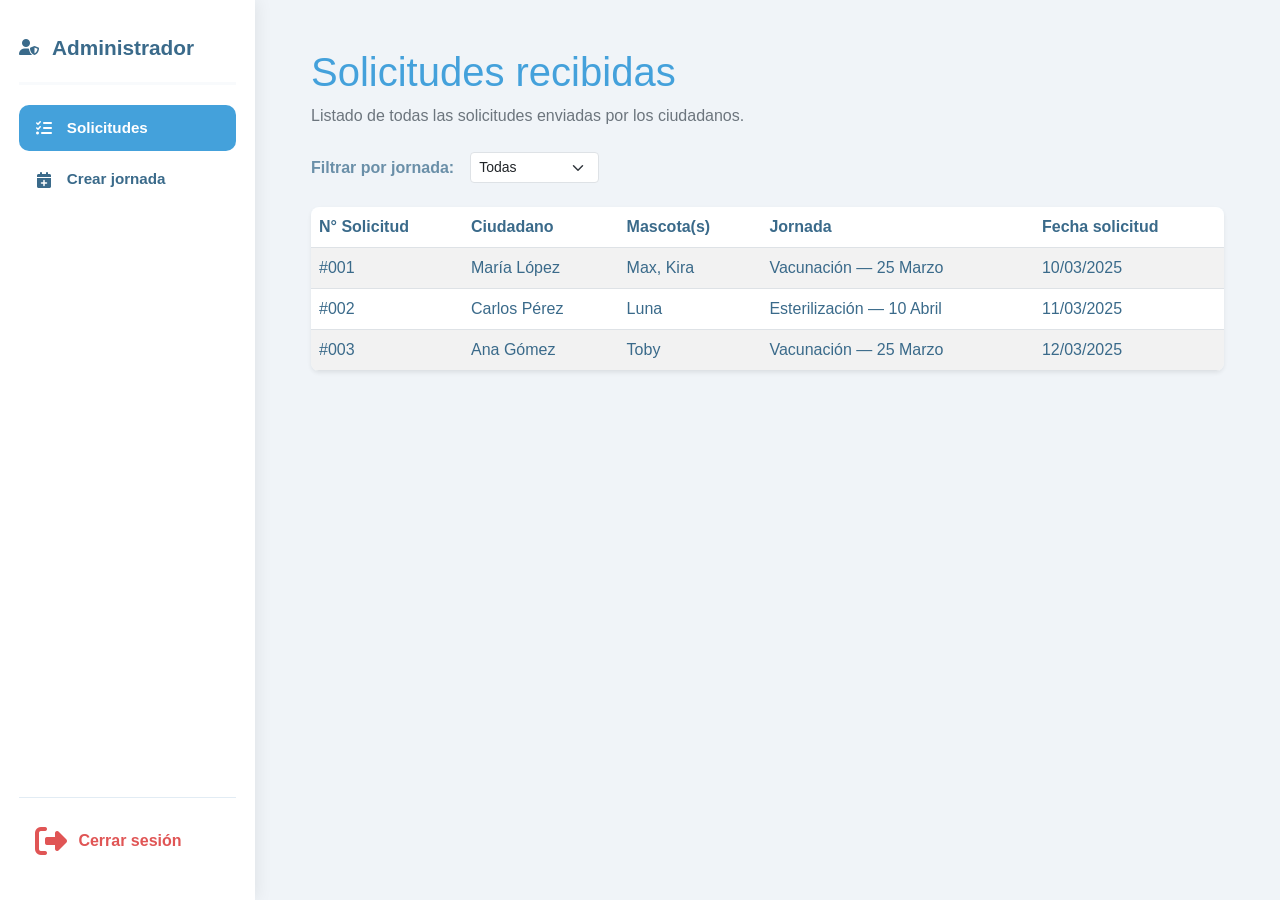
<file: Pages/admin.html>
<!DOCTYPE html>
<html lang="es">
<head>
  <meta charset="UTF-8" />
  <meta name="viewport" content="width=device-width, initial-scale=1.0" />
  <title>APPET - Panel Administrador</title>
  <link href="https://cdn.jsdelivr.net/npm/bootstrap@5.3.3/dist/css/bootstrap.min.css" rel="stylesheet" />
  <link rel="stylesheet" href="https://cdnjs.cloudflare.com/ajax/libs/font-awesome/6.5.0/css/all.min.css" />
  <link rel="stylesheet" href="../css/sidebar.css" />
  <link rel="stylesheet" href="../css/admin.css" />
</head>
<body>

  <!-- layout principal: sidebar + contenido -->
  <div class="layout">

    <!-- menú lateral del administrador -->
    <aside class="sidebar">

      <div class="sidebar-usuario">
        <div class="avatar">
          <i class="fa-solid fa-user-shield"></i>
        </div>
        <span class="usuario-nombre">Administrador</span>
      </div>

      <hr class="divisor" />

      <!-- opciones de navegación -->
      <nav class="sidebar-nav">

        <a href="admin.html" class="nav-item activo">
          <i class="fa-solid fa-list-check"></i> Solicitudes
        </a>

        <a href="crear-jornada.html" class="nav-item">
          <i class="fa-solid fa-calendar-plus"></i> Crear jornada
        </a>

      </nav>

      <!-- botón para cerrar la sesión -->
      <div class="sidebar-footer">
        <button id="btn-logout" class="btn-logout">
          <i class="fa-solid fa-right-from-bracket"></i> Cerrar sesión
        </button>
      </div>

    </aside>

    <!-- contenido de la página -->
    <main class="contenido">

      <!-- encabezado principal -->
      <div class="mb-4">

        <h1 class="titulo-seccion">
          Solicitudes recibidas
        </h1>

        <p class="text-secondary">
          Listado de todas las solicitudes enviadas por los ciudadanos.
        </p>

      </div>

      <!-- filtro para mostrar las solicitudes por tipo de jornada -->
      <div class="d-flex align-items-center gap-3 mb-4">

        <label for="filtro-jornada" class="fw-semibold label-admin">
          Filtrar por jornada:
        </label>

        <select id="filtro-jornada" class="form-select form-select-sm w-auto">
          <option value="todas">Todas</option>
          <option value="vacunacion">Vacunación</option>
          <option value="esterilizacion">Esterilización</option>
        </select>

      </div>

      <!-- tabla con datos de ejemplo que después se reemplazarán con la información del backend -->
      <div class="table-responsive rounded-3 shadow-sm">

        <table class="table table-striped table-hover align-middle mb-0">

          <thead class="tabla-head">
            <tr>
              <th>N° Solicitud</th>
              <th>Ciudadano</th>
              <th>Mascota(s)</th>
              <th>Jornada</th>
              <th>Fecha solicitud</th>
            </tr>
          </thead>

          <tbody id="cuerpo-tabla">

            <tr>
              <td>#001</td>
              <td>María López</td>
              <td>Max, Kira</td>
              <td>Vacunación — 25 Marzo</td>
              <td>10/03/2025</td>
            </tr>

            <tr>
              <td>#002</td>
              <td>Carlos Pérez</td>
              <td>Luna</td>
              <td>Esterilización — 10 Abril</td>
              <td>11/03/2025</td>
            </tr>

            <tr>
              <td>#003</td>
              <td>Ana Gómez</td>
              <td>Toby</td>
              <td>Vacunación — 25 Marzo</td>
              <td>12/03/2025</td>
            </tr>

          </tbody>

        </table>

      </div>

    </main>

  </div>

  <script src="https://cdn.jsdelivr.net/npm/bootstrap@5.3.3/dist/js/bootstrap.bundle.min.js"></script>
  <script src="../js/admin.js"></script>

</body>
</html>
</file>
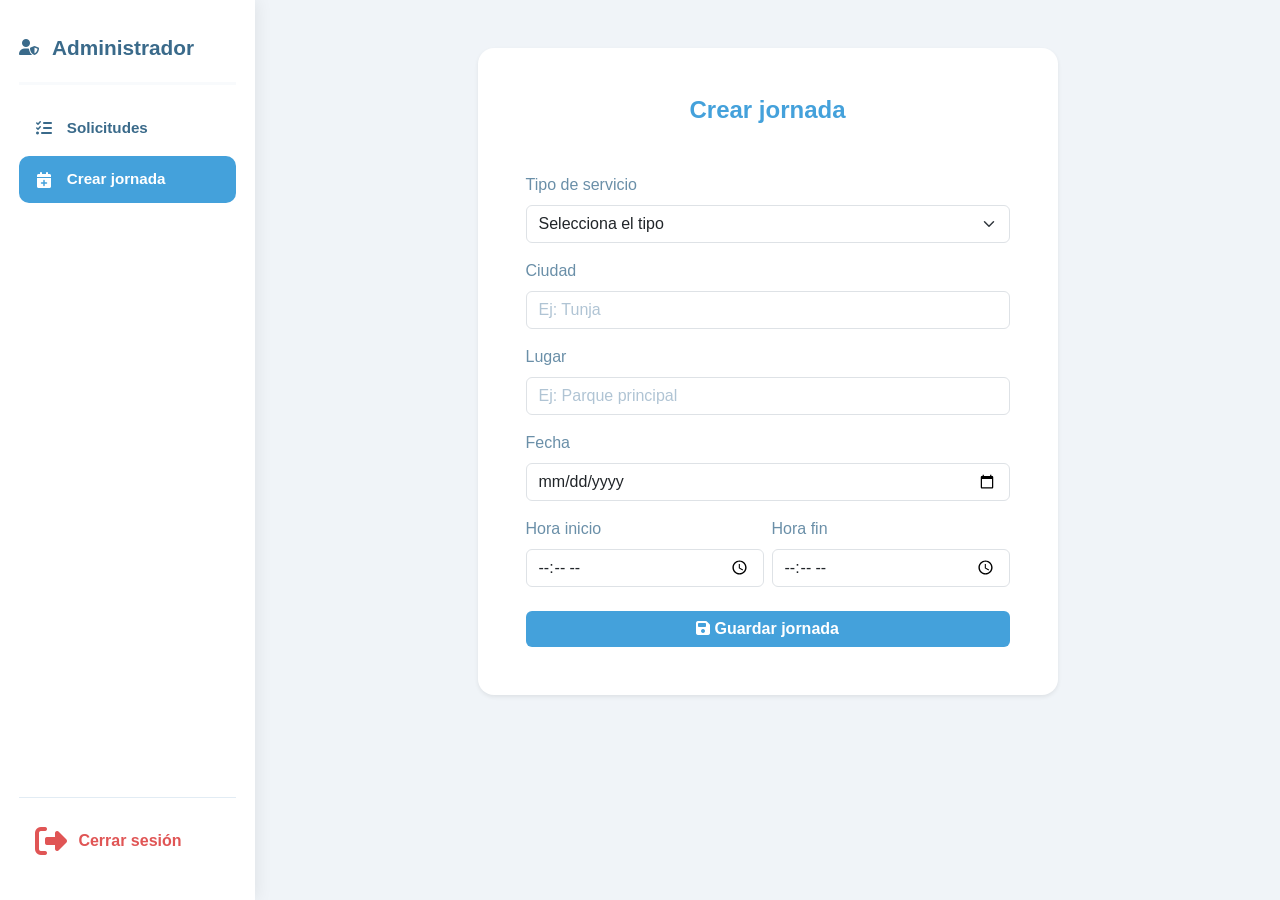
<file: Pages/crear-jornada.html>
<!DOCTYPE html>
<html lang="es">
<head>
  <meta charset="UTF-8" />
  <meta name="viewport" content="width=device-width, initial-scale=1.0" />
  <title>APPET - Crear jornada</title>
  <link href="https://cdn.jsdelivr.net/npm/bootstrap@5.3.3/dist/css/bootstrap.min.css" rel="stylesheet" />
  <link rel="stylesheet" href="https://cdnjs.cloudflare.com/ajax/libs/font-awesome/6.5.0/css/all.min.css" />
  <link rel="stylesheet" href="../css/sidebar.css" />
  <link rel="stylesheet" href="../css/admin.css" />
</head>
<body>

  <!-- layout principal: sidebar + contenido -->
  <div class="layout">

    <!-- menú lateral del administrador -->
    <aside class="sidebar">

      <div class="sidebar-usuario">
        <div class="avatar">
          <i class="fa-solid fa-user-shield"></i>
        </div>
        <span class="usuario-nombre">Administrador</span>
      </div>

      <hr class="divisor" />

      <!-- opciones de navegación -->
      <nav class="sidebar-nav">
        <a href="admin.html" class="nav-item">
          <i class="fa-solid fa-list-check"></i> Solicitudes
        </a>

        <a href="crear-jornada.html" class="nav-item activo">
          <i class="fa-solid fa-calendar-plus"></i> Crear jornada
        </a>
      </nav>

      <!-- botón para cerrar la sesión -->
      <div class="sidebar-footer">
        <button id="btn-logout" class="btn-logout">
          <i class="fa-solid fa-right-from-bracket"></i> Cerrar sesión
        </button>
      </div>

    </aside>

    <!-- contenido de la página -->
    <main class="contenido">

      <div class="card card-jornada border-0 shadow-sm rounded-4 mx-auto">

        <div class="card-body p-5">

          <h1 class="titulo-seccion text-center fs-4 fw-bold mb-5">
            Crear jornada
          </h1>

          <!-- formulario para registrar una nueva jornada -->
          <form id="form-jornada" class="d-flex flex-column gap-3">

            <div>
              <label for="tipo" class="form-label fw-normal label-admin">
                Tipo de servicio
              </label>

              <select id="tipo" class="form-select">
                <option value="">Selecciona el tipo</option>
                <option value="vacunacion">Vacunación</option>
                <option value="esterilizacion">Esterilización</option>
              </select>
            </div>

            <div>
              <label for="ciudad" class="form-label fw-normal label-admin">
                Ciudad
              </label>

              <input
                type="text"
                id="ciudad"
                class="form-control"
                placeholder="Ej: Tunja" />
            </div>

            <div>
              <label for="lugar" class="form-label fw-normal label-admin">
                Lugar
              </label>

              <input
                type="text"
                id="lugar"
                class="form-control"
                placeholder="Ej: Parque principal" />
            </div>

            <div>
              <label for="fecha" class="form-label fw-normal label-admin">
                Fecha
              </label>

              <input
                type="date"
                id="fecha"
                class="form-control" />
            </div>

            <!-- mantiene las horas en la misma fila -->
            <div class="row g-2">

              <div class="col-6">
                <label for="hora-inicio" class="form-label fw-normal label-admin">
                  Hora inicio
                </label>

                <input
                  type="time"
                  id="hora-inicio"
                  class="form-control" />
              </div>

              <div class="col-6">
                <label for="hora-fin" class="form-label fw-normal label-admin">
                  Hora fin
                </label>

                <input
                  type="time"
                  id="hora-fin"
                  class="form-control" />
              </div>

            </div>

            <button type="submit" class="btn btn-appet mt-2">
              <i class="fa-solid fa-floppy-disk"></i> Guardar jornada
            </button>

          </form>

        </div>

      </div>

    </main>

  </div>

  <script src="https://cdn.jsdelivr.net/npm/bootstrap@5.3.3/dist/js/bootstrap.bundle.min.js"></script>
  <script src="../js/crear-jornada.js"></script>

</body>
</html>
</file>
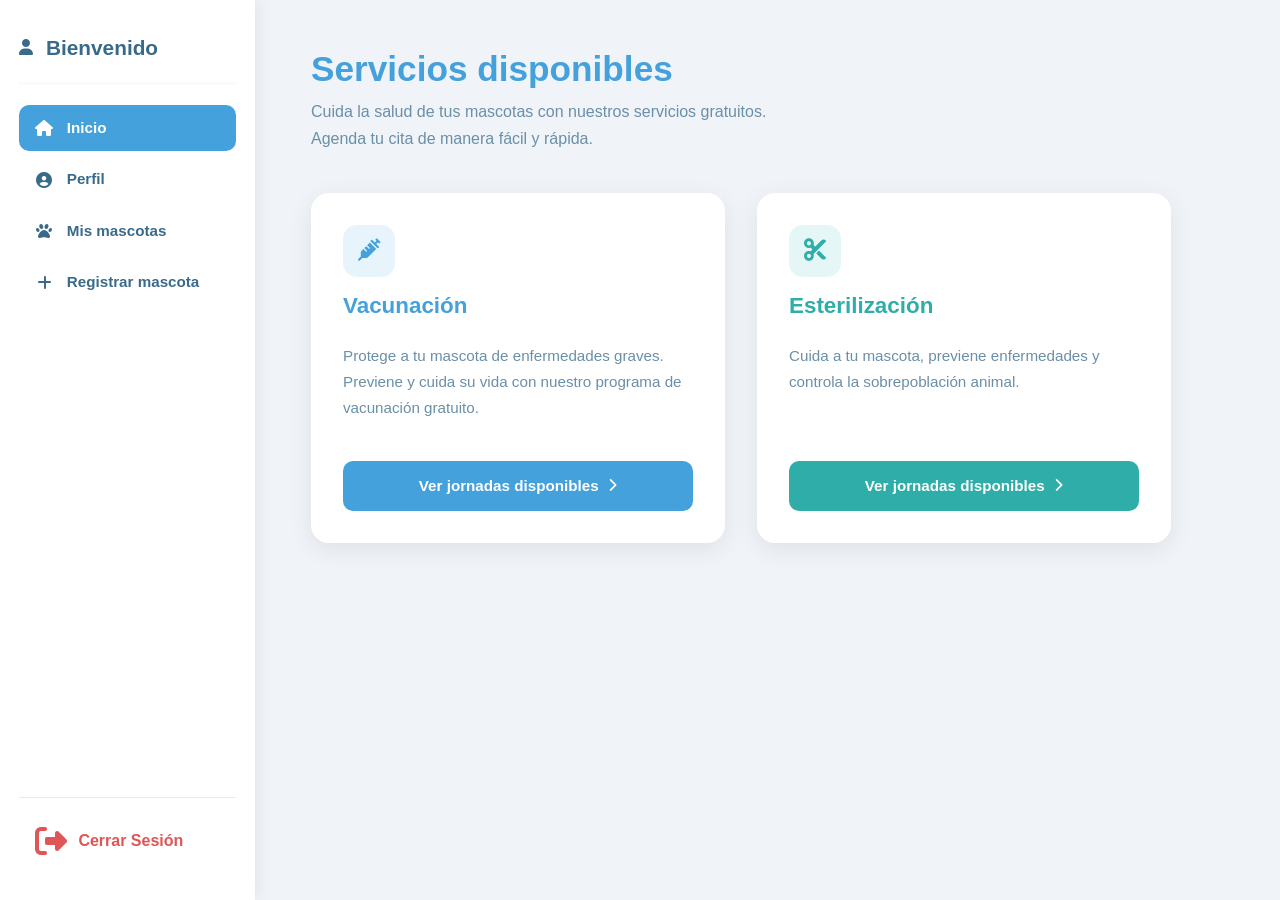
<file: Pages/dashboard.html>
<!DOCTYPE html>
<html lang="es">
<head>
  <meta charset="UTF-8" />
  <meta name="viewport" content="width=device-width, initial-scale=1.0" />
  <title>APPET - Inicio</title>
  <link rel="stylesheet" href="https://cdnjs.cloudflare.com/ajax/libs/font-awesome/6.5.0/css/all.min.css" />
  <link href="https://cdn.jsdelivr.net/npm/bootstrap@5.3.3/dist/css/bootstrap.min.css" rel="stylesheet" />
  <link rel="stylesheet" href="../css/sidebar.css" />
  <link rel="stylesheet" href="../css/dashboard.css" />
</head>
<body>

  <!-- layout principal: sidebar + contenido lado a lado -->
  <div class="layout">

    <!-- sidebar de navegación -->
    <aside class="sidebar">

      <!-- usuario en la parte de arriba -->
      <div class="sidebar-usuario">
        <div class="avatar">
          <i class="fa-solid fa-user"></i>
        </div>
        <span class="usuario-nombre">Bienvenido</span>
      </div>

      <!-- links de navegación, "activo" marca la página actual -->
      <hr class="divisor" />

      <nav class="sidebar-nav">
        <a href="dashboard.html" class="nav-item activo">
          <i class="fa-solid fa-house"></i>
          Inicio
        </a>
        <a href="perfil.html" class="nav-item">
          <i class="fa-solid fa-circle-user"></i>
          Perfil
        </a>
        <a href="mis-mascotas.html" class="nav-item">
          <i class="fa-solid fa-paw"></i>
          Mis mascotas
        </a>
        <a href="registrar-mascota.html" class="nav-item">
          <i class="fa-solid fa-plus"></i>
          Registrar mascota
        </a>
      </nav>

      <!-- botón de cerrar sesión al fondo -->
      <div class="sidebar-footer">
        <button class="btn-logout" id="btn-logout">
          <i class="fa-solid fa-right-from-bracket"></i>
          Cerrar Sesión
        </button>
      </div>

    </aside>

    <!-- contenido de la página -->
    <main class="contenido">

    <!-- titulo y descripción -->
      <div class="encabezado">
        <h1>Servicios disponibles</h1>
        <p>Cuida la salud de tus mascotas con nuestros servicios gratuitos.<br>Agenda tu cita de manera fácil y rápida.</p>
      </div>
      
      <!-- tarjetas de servicios -->
      <div class="servicios">

      <!-- tarjeta de vacunación -->
        <div class="tarjeta">
          <div class="tarjeta-icono icono--azul">
            <i class="fa-solid fa-syringe"></i>
          </div>
          <h2 class="tarjeta-titulo titulo--azul">Vacunación</h2>
          <p class="tarjeta-texto">
            Protege a tu mascota de enfermedades graves.
            Previene y cuida su vida con nuestro programa
            de vacunación gratuito.
          </p>
          <!-- el ?tipo= le dice a jornadas.html qué servicio mostrar -->
          <a href="jornadas.html?tipo=vacunacion" class="btn-tarjeta btn-tarjeta--azul">
            Ver jornadas disponibles
            <i class="fa-solid fa-chevron-right"></i>
          </a>
        </div>

        <!-- tarjeta de esterilización -->
        <div class="tarjeta">
          <div class="tarjeta-icono icono--menta">
            <i class="fa-solid fa-scissors"></i>
          </div>
          <h2 class="tarjeta-titulo titulo--menta">Esterilización</h2>
          <p class="tarjeta-texto">
            Cuida a tu mascota, previene enfermedades
            y controla la sobrepoblación animal.
          </p>
          <a href="jornadas.html?tipo=esterilizacion" class="btn-tarjeta btn-tarjeta--menta">
            Ver jornadas disponibles
            <i class="fa-solid fa-chevron-right"></i>
          </a>
        </div>

      </div>

    </main>

  </div>

  <script src="../js/dashboard.js"></script>
</body>
</html>
</file>
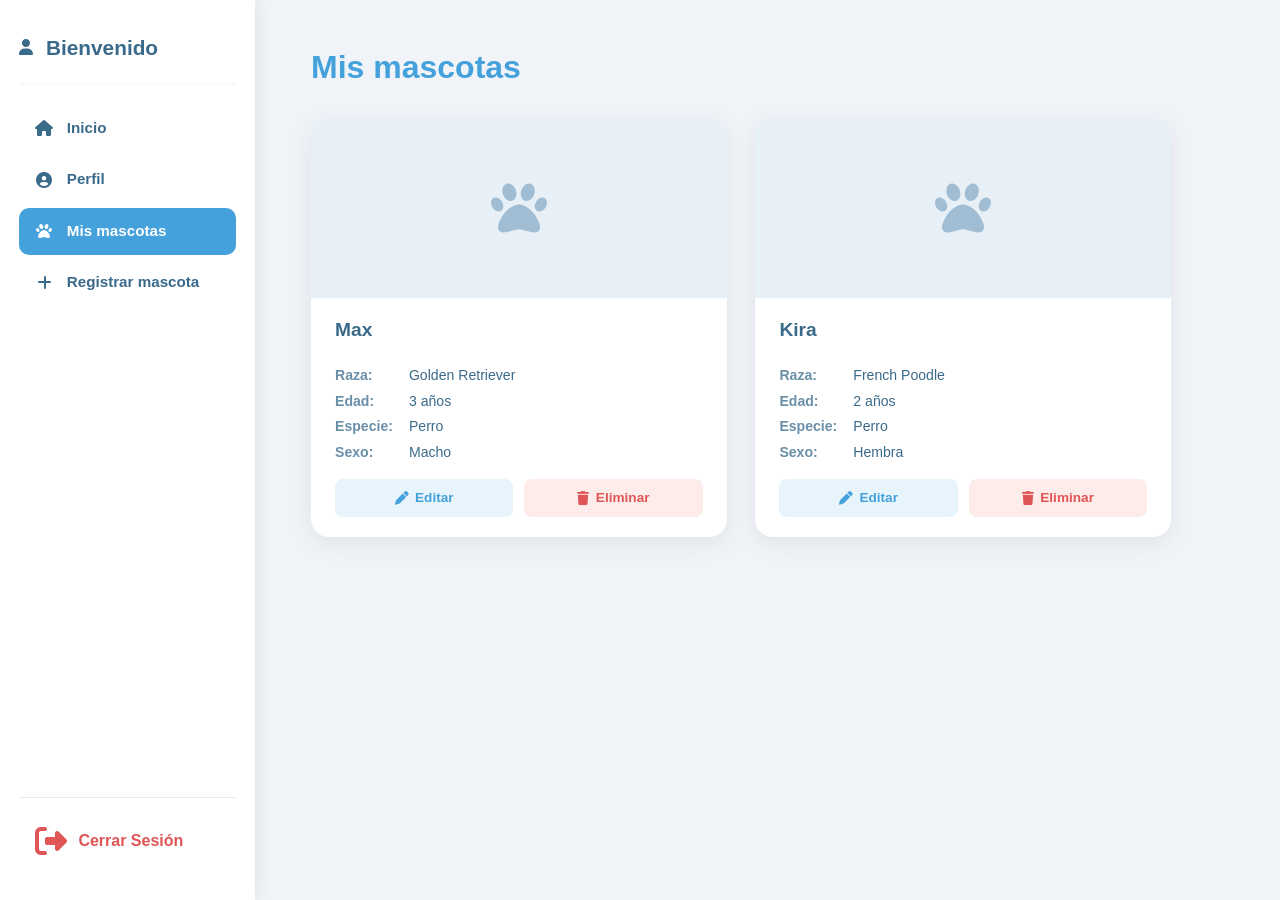
<file: Pages/mis-mascotas.html>
<!DOCTYPE html>
<html lang="es">
<head>
  <meta charset="UTF-8" />
  <meta name="viewport" content="width=device-width, initial-scale=1.0" />
  <title>APPET - Mis mascotas</title>
  <link href="https://cdn.jsdelivr.net/npm/bootstrap@5.3.3/dist/css/bootstrap.min.css" rel="stylesheet" />
  <link rel="stylesheet" href="https://cdnjs.cloudflare.com/ajax/libs/font-awesome/6.5.0/css/all.min.css" />
  <link rel="stylesheet" href="../css/sidebar.css" />
  <link rel="stylesheet" href="../css/mis-mascotas.css" />
</head>
<body>

  <!-- layout principal: sidebar + contenido lado a lado -->
  <div class="layout">

    <!-- sidebar de navegación -->
    <aside class="sidebar">
      <div class="sidebar-usuario">
        <div class="avatar"><i class="fa-solid fa-user"></i></div>
        <span class="usuario-nombre">Bienvenido</span>
      </div>
      <hr class="divisor" />
      <!-- links de navegación, "activo" marca la página actual -->
      <nav class="sidebar-nav">
        <a href="dashboard.html" class="nav-item">
          <i class="fa-solid fa-house"></i> Inicio
        </a>
        <a href="perfil.html" class="nav-item">
          <i class="fa-solid fa-circle-user"></i> Perfil
        </a>
        <a href="mis-mascotas.html" class="nav-item activo">
          <i class="fa-solid fa-paw"></i> Mis mascotas
        </a>
        <a href="registrar-mascota.html" class="nav-item">
          <i class="fa-solid fa-plus"></i> Registrar mascota
        </a>
      </nav>
      <!-- botón de cerrar sesión al fondo -->
      <div class="sidebar-footer">
        <button class="btn-logout" id="btn-logout">
          <i class="fa-solid fa-right-from-bracket"></i> Cerrar Sesión
        </button>
      </div>
    </aside>

    <!-- contenido de la página -->
    <main class="contenido">

      <div class="encabezado">
        <h1>Mis mascotas</h1>
      </div>

      <!-- tarjetas de ejemplo — cuando se conecte React y Express
           estas se generarán con los datos reales del usuario -->
      <div class="grid-mascotas">

        <!-- tarjeta mascota 1 -->
        <div class="tarjeta-mascota">
          <!-- foto placeholder hasta que haya imagen real -->
          <div class="foto-mascota">
            <i class="fa-solid fa-paw"></i>
          </div>
          <div class="info-mascota">
            <h2 class="nombre-mascota">Max</h2>
            <div class="datos">
              <span class="dato-label">Raza:</span>
              <span class="dato-valor">Golden Retriever</span>
              <span class="dato-label">Edad:</span>
              <span class="dato-valor">3 años</span>
              <span class="dato-label">Especie:</span>
              <span class="dato-valor">Perro</span>
              <span class="dato-label">Sexo:</span>
              <span class="dato-valor">Macho</span>
            </div>
            <div class="acciones">
              <button class="btn-editar">
                <i class="fa-solid fa-pen"></i> Editar
              </button>
              <button class="btn-eliminar">
                <i class="fa-solid fa-trash"></i> Eliminar
              </button>
            </div>
          </div>
        </div>

        <!-- tarjeta mascota 2 -->
        <div class="tarjeta-mascota">
          <div class="foto-mascota">
            <i class="fa-solid fa-paw"></i>
          </div>
          <div class="info-mascota">
            <h2 class="nombre-mascota">Kira</h2>
            <div class="datos">
              <span class="dato-label">Raza:</span>
              <span class="dato-valor">French Poodle</span>
              <span class="dato-label">Edad:</span>
              <span class="dato-valor">2 años</span>
              <span class="dato-label">Especie:</span>
              <span class="dato-valor">Perro</span>
              <span class="dato-label">Sexo:</span>
              <span class="dato-valor">Hembra</span>
            </div>
            <div class="acciones">
              <button class="btn-editar">
                <i class="fa-solid fa-pen"></i> Editar
              </button>
              <button class="btn-eliminar">
                <i class="fa-solid fa-trash"></i> Eliminar
              </button>
            </div>
          </div>
        </div>

      </div>

    </main>
  </div>

  <script src="../js/mis-mascotas.js"></script>
</body>
</html>
</file>
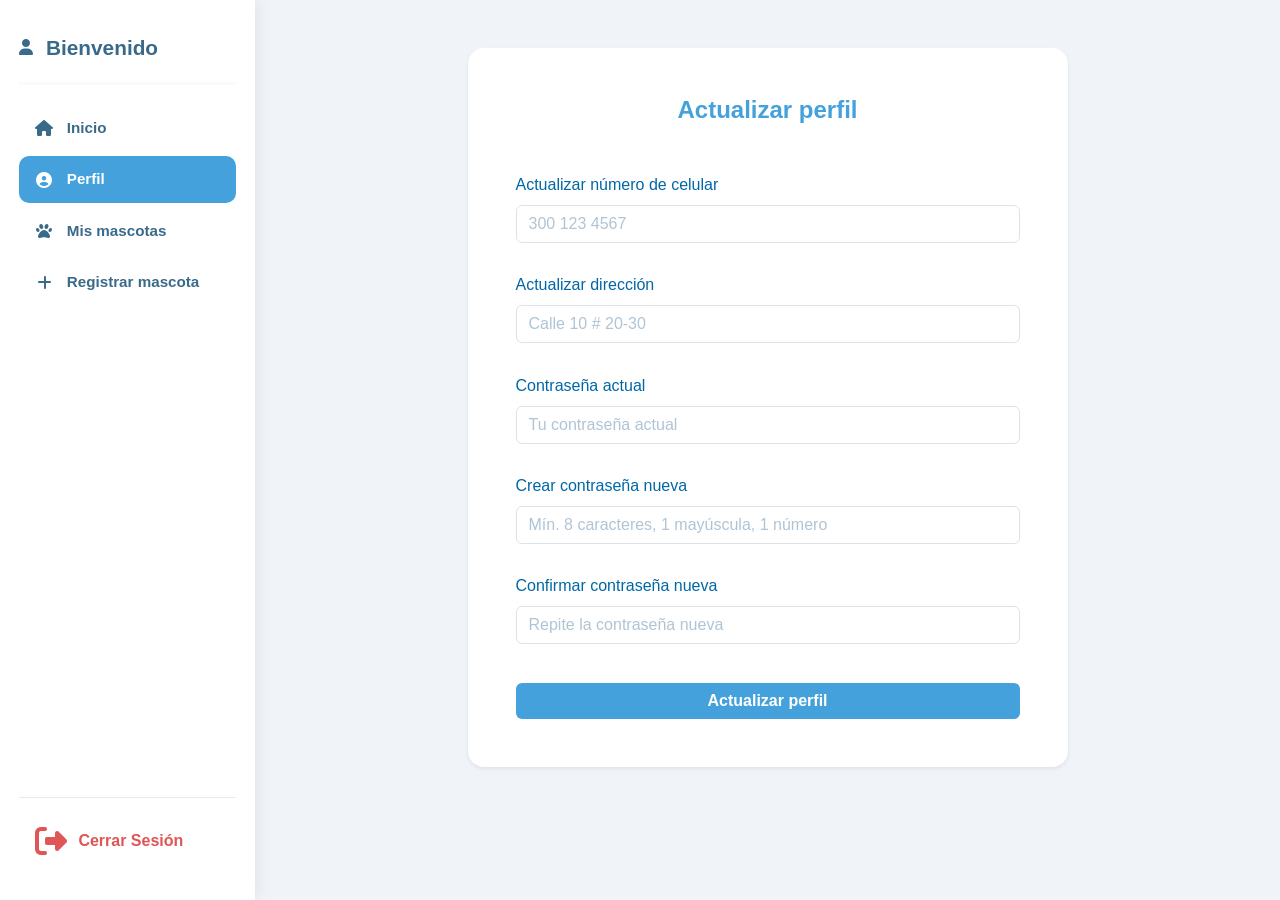
<file: Pages/perfil.html>
<!DOCTYPE html>
<html lang="es">
<head>
  <meta charset="UTF-8" />
  <meta name="viewport" content="width=device-width, initial-scale=1.0" />
  <title>APPET - Perfil</title>
  <link rel="stylesheet" href="https://cdnjs.cloudflare.com/ajax/libs/font-awesome/6.5.0/css/all.min.css" />
  <link href="https://cdn.jsdelivr.net/npm/bootstrap@5.3.3/dist/css/bootstrap.min.css" rel="stylesheet" />
  <link rel="stylesheet" href="../css/sidebar.css" />
  <link rel="stylesheet" href="../css/perfil.css" />
</head>
<body>

  <!-- layout principal: sidebar + contenido lado a lado -->
  <div class="layout">

    <!-- sidebar de navegacion -->
    <aside class="sidebar">

      <!-- usuuario en la parte de arriba -->
      <div class="sidebar-usuario">
        <div class="avatar">
          <i class="fa-solid fa-user"></i>
        </div>
        <span class="usuario-nombre">Bienvenido</span>
      </div>

      <hr class="divisor" />

      <!-- links de navegación, "activo" que marca la página actual -->
      <nav class="sidebar-nav">

        <a href="dashboard.html" class="nav-item">
          <i class="fa-solid fa-house"></i> Inicio
        </a>

        <a href="perfil.html" class="nav-item activo">
          <i class="fa-solid fa-circle-user"></i> Perfil
        </a>

        <a href="mis-mascotas.html" class="nav-item">
          <i class="fa-solid fa-paw"></i> Mis mascotas
        </a>

        <a href="registrar-mascota.html" class="nav-item">
          <i class="fa-solid fa-plus"></i> Registrar mascota
        </a>

      </nav>

      <!-- botón de cerrar sesión -->
      <div class="sidebar-footer">
        <button class="btn-logout" id="btn-logout">
          <i class="fa-solid fa-right-from-bracket"></i> Cerrar Sesión
        </button>
      </div>

    </aside>

    <!-- contenido de la pagina-->
    <main class="contenido">

      <!-- taarjeta centrada con el formulario -->
      <div class="card card-perfil border-0 shadow-sm rounded-4 mx-auto">

        <div class="card-body p-5">

          <h1 class="titulo fw-bold fs-4 text-center mb-5">
            Actualizar perfil
          </h1>

          <!-- novalidate desactiva la validación del navegador, la validación la hace perfil.js -->
          <form id="form-perfil" class="d-flex flex-column gap-3" novalidate>

            <div>

              <label for="celular" class="form-label fw-normal label-perfil">
                Actualizar número de celular
              </label>

              <input
                type="tel"
                id="celular"
                class="form-control"
                placeholder="300 123 4567" />

              <span class="error" id="error-celular"></span>

            </div>

            <div>

              <label for="direccion" class="form-label fw-normal label-perfil">
                Actualizar dirección
              </label>

              <input
                type="text"
                id="direccion"
                class="form-control"
                placeholder="Calle 10 # 20-30" />

              <span class="error" id="error-direccion"></span>

            </div>

            <div>

              <label for="password-actual" class="form-label fw-normal label-perfil">
                Contraseña actual
              </label>

              <input
                type="password"
                id="password-actual"
                class="form-control"
                placeholder="Tu contraseña actual" />

              <span class="error" id="error-password-actual"></span>

            </div>

            <div>

              <label for="password-nueva" class="form-label fw-normal label-perfil">
                Crear contraseña nueva
              </label>

              <input
                type="password"
                id="password-nueva"
                class="form-control"
                placeholder="Mín. 8 caracteres, 1 mayúscula, 1 número" />

              <span class="error" id="error-password-nueva"></span>

            </div>

            <div>

              <label for="password-confirmar" class="form-label fw-normal label-perfil">
                Confirmar contraseña nueva
              </label>

              <input
                type="password"
                id="password-confirmar"
                class="form-control"
                placeholder="Repite la contraseña nueva" />

              <span class="error" id="error-password-confirmar"></span>

            </div>

            <button type="submit" class="btn btn-appet w-100 mt-2">
              Actualizar perfil
            </button>

          </form>

        </div>

      </div>

    </main>

  </div>

  <script src="https://cdn.jsdelivr.net/npm/bootstrap@5.3.3/dist/js/bootstrap.bundle.min.js"></script>
  <script src="../js/perfil.js"></script>

</body>
</html>
</file>
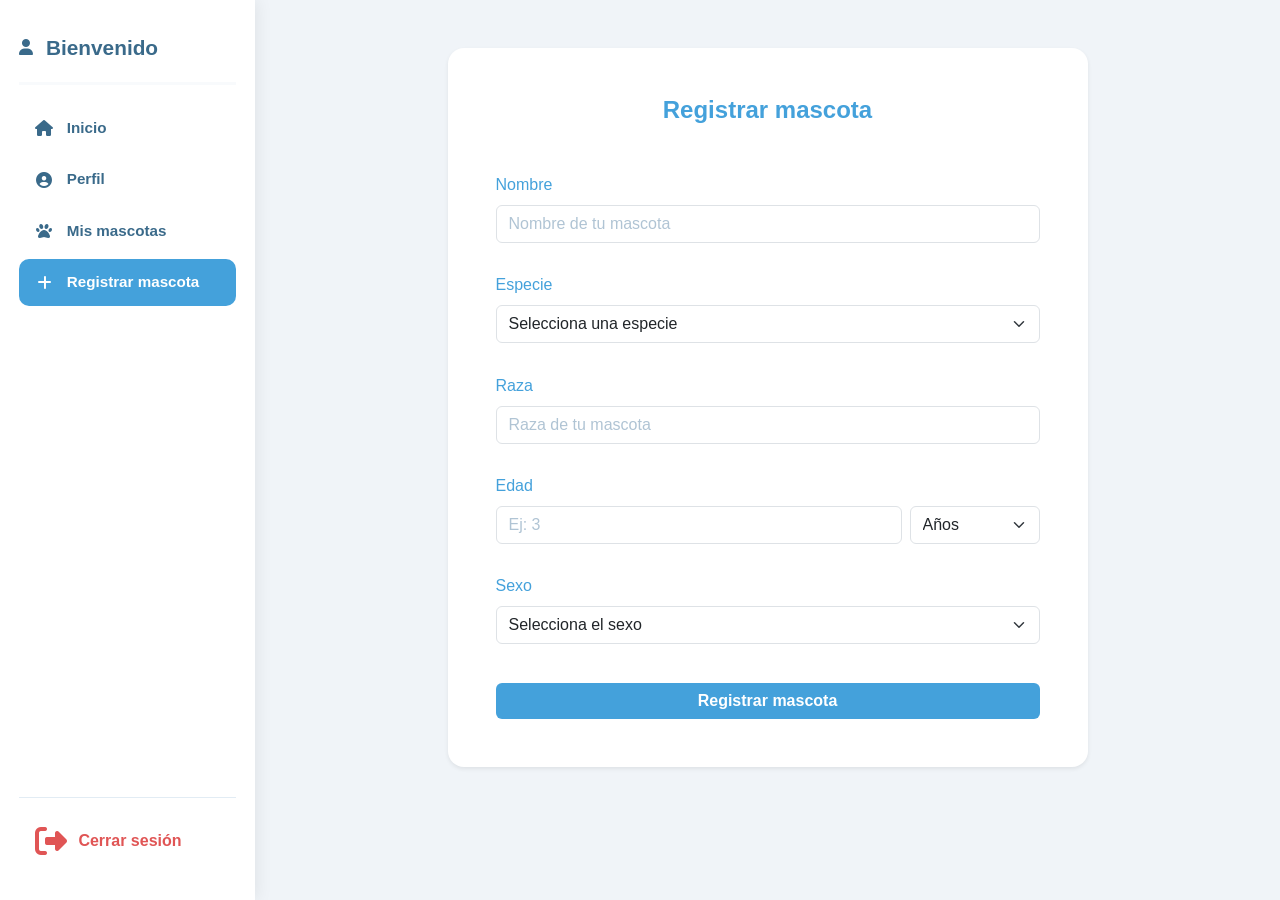
<file: Pages/registrar-mascota.html>
<!DOCTYPE html>
<html lang="es">
<head>
  <meta charset="UTF-8" />
  <meta name="viewport" content="width=device-width, initial-scale=1.0" />
  <title>APPET - Registrar mascota</title>

  <link href="https://cdn.jsdelivr.net/npm/bootstrap@5.3.3/dist/css/bootstrap.min.css" rel="stylesheet" />
  <link rel="stylesheet" href="https://cdnjs.cloudflare.com/ajax/libs/font-awesome/6.5.0/css/all.min.css" />
  <link rel="stylesheet" href="../css/sidebar.css" />
  <link rel="stylesheet" href="../css/registrar-mascota.css" />
</head>
<body>

  <!-- layout principal: sidebar + contenido lado a lado -->
  <div class="layout">

    <!-- sidebar de navegacion -->
    <aside class="sidebar">

      <!-- usuario en la parte de arriba -->
      <div class="sidebar-usuario">
        <div class="avatar">
          <i class="fa-solid fa-user"></i>
        </div>
        <span class="usuario-nombre">Bienvenido</span>
      </div>

      <hr class="divisor" />

      <!-- links de navegación, "activo" marca la página actual -->
      <nav class="sidebar-nav">

        <a href="dashboard.html" class="nav-item">
          <i class="fa-solid fa-house"></i> Inicio
        </a>

        <a href="perfil.html" class="nav-item">
          <i class="fa-solid fa-circle-user"></i> Perfil
        </a>

        <a href="mis-mascotas.html" class="nav-item">
          <i class="fa-solid fa-paw"></i> Mis mascotas
        </a>

        <a href="registrar-mascota.html" class="nav-item activo">
          <i class="fa-solid fa-plus"></i> Registrar mascota
        </a>

      </nav>

      <!-- botón de cerrar sesión -->
      <div class="sidebar-footer">
        <button id="btn-logout" class="btn-logout">
          <i class="fa-solid fa-right-from-bracket"></i> Cerrar sesión
        </button>
      </div>

    </aside>

    <!-- contenido de la página -->
    <main class="contenido">

      <!-- tarjeta centrada con el formulario -->
      <div class="card card-mascota border-0 shadow-sm rounded-4 mx-auto">

        <div class="card-body p-5">

          <h1 class="fw-bold mb-5 titulo fs-4 text-center">
            Registrar mascota
          </h1>

          <!-- novalidate desactiva la validación del navegador, la validación la hace registrar-mascota.js -->
          <form id="form-mascota" class="d-flex flex-column gap-3" novalidate>

            <div>

              <label for="nombre" class="form-label fw-normal label-mascota">
                Nombre
              </label>

              <input
                type="text"
                id="nombre"
                class="form-control"
                placeholder="Nombre de tu mascota" />

              <!-- el js muestra aquí el mensaje de error -->
              <span class="error" id="error-nombre"></span>

            </div>

            <div>

              <label for="especie" class="form-label fw-normal label-mascota">
                Especie
              </label>

              <select id="especie" class="form-select">
                <option value="">Selecciona una especie</option>
                <option value="perro">🐶 Perro</option>
                <option value="gato">🐱 Gato</option>
              </select>

              <span class="error" id="error-especie"></span>

            </div>

            <div>

              <label for="raza" class="form-label fw-normal label-mascota">
                Raza
              </label>

              <input
                type="text"
                id="raza"
                class="form-control"
                placeholder="Raza de tu mascota" />

              <span class="error" id="error-raza"></span>

            </div>

            <!-- la edad se divide en número y unidad -->
            <div>

              <label class="form-label fw-normal label-mascota">
                Edad
              </label>

              <div class="d-flex gap-2">

                <input
                  type="number"
                  id="edad"
                  class="form-control"
                  placeholder="Ej: 3"
                  min="0"
                  max="30" />

                <select id="unidad-edad" class="form-select unidad-edad">
                  <option value="anos">Años</option>
                  <option value="meses">Meses</option>
                </select>

              </div>

              <span class="error" id="error-edad"></span>

            </div>

            <div>

              <label for="sexo" class="form-label fw-normal label-mascota">
                Sexo
              </label>

              <select id="sexo" class="form-select">
                <option value="">Selecciona el sexo</option>
                <option value="macho">Macho</option>
                <option value="hembra">Hembra</option>
              </select>

              <span class="error" id="error-sexo"></span>

            </div>

            <button type="submit" class="btn btn-appet w-100 mt-2">
              Registrar mascota
            </button>

          </form>

        </div>

      </div>

    </main>

  </div>

  <script src="https://cdn.jsdelivr.net/npm/bootstrap@5.3.3/dist/js/bootstrap.bundle.min.js"></script>
  <script src="../js/registrar-mascota.js"></script>

</body>
</html>
</file>
<file: css/sidebar.css>
/* estilos compartidos del sidebar para todas las páginas internas */

/* variables de color reutilizadas en todo el proyecto */
:root {
  --azul-acento:   #44a1db;
  --azul-hover:    #2d8bc4;
  --azul-texto:    #3a6a8a;
  --blanco:        #ffffff;
  --gris-suave:    #f0f4f8;
  --gris-texto:    #6a8fa8;
  --borde:         #e2ecf4;
  --rojo-logout:   #e05555;
  --sidebar-ancho: 255px;
}

* {
  box-sizing: border-box;
  margin: 0;
  padding: 0;
}

/* estilos generales de la página */
body {
  font-family: sans-serif;
  background-color: var(--gris-suave);
  color: var(--azul-texto);
  min-height: 100vh;
}

/* Quita el subrayado de todos los enlaces */
a {
  text-decoration: none;
  color: inherit;
}

/* distribuye el sidebar y el contenido uno al lado del otro */
.layout {
  display: flex;
  min-height: 100vh;
}

/* sidebar fijo en el lado izquierdo */
.sidebar {
  width: var(--sidebar-ancho);
  min-height: 100vh;
  background-color: var(--blanco);
  display: flex;
  flex-direction: column;
  padding: 2rem 1.2rem;
  box-shadow: 2px 0 16px rgba(0, 0, 0, 0.07);
  position: fixed;
  top: 0;
  left: 0;
}

/* Fila con el avatar y el nombre del usuario */
.sidebar-usuario {
  display: flex;
  align-items: center;
  gap: 0.8rem;
  padding-bottom: 1.2rem;
}

.usuario-nombre {
  font-size: 1.3rem;
  font-weight: 700;
  color: var(--azul-texto);
}

/* Línea separadora entre el usuario y los links.
   margin-top: 0 evita que Bootstrap le agregue espacio extra arriba */
.divisor {
  border: none;
  border-top: 3px solid var(--borde);
  margin-top: 0;
  margin-bottom: 1.2rem;
}

/* contenedor de los enlaces del menú */
.sidebar-nav {
  display: flex;
  flex-direction: column;
  gap: 0.3rem;
  flex: 1;
}

/* estilo de cada opción del menú */
.nav-item {
  display: flex;
  align-items: center;
  gap: 0.85rem;
  padding: 0.75rem 1rem;
  border-radius: 10px;
  font-size: 0.95rem;
  font-weight: 600;
  color: var(--azul-texto);
  transition: background-color 0.15s;
}

/* Ancho fijo en íconos para que los textos queden alineados */
.nav-item i {
  width: 18px;
  text-align: center;
  font-size: 1rem;
}

.nav-item:hover {
  background-color: var(--gris-suave);
}

/* El link de la página actual se resalta en azul */
.nav-item.activo {
  background-color: var(--azul-acento);
  color: var(--blanco);
}

.nav-item.activo:hover {
  background-color: var(--azul-hover);
}

/* Botón de cerrar sesión al fondo del sidebar */
.sidebar-footer {
  padding-top: 1rem;
  border-top: 1px solid var(--borde);
}

.btn-logout {
  display: flex;
  align-items: center;
  gap: 0.7rem;
  width: 100%;
  padding: 0.7rem 1rem;
  background: none;
  border: none;
  border-radius: 10px;
  font-size: 1rem;
  font-weight: 600;
  color: var(--rojo-logout);
  cursor: pointer;
  transition: background-color 0.15s;
}

.btn-logout i { font-size: 2rem; }

.btn-logout:hover {
  background-color: #fdecea;
}

/* deja espacio para que el contenido no quede debajo del sidebar */
.contenido {
  margin-left: var(--sidebar-ancho);
  flex: 1;
  padding: 3rem 3.5rem;
}
</file>
<file: css/dashboard.css>
/*Estilos propios del dashboard de APPET */
/*Colores extra para las tarjetas, el resto ya viene de sidebar.css */
:root {
  --azul-claro:   #e8f4fb;
  --menta-acento: #2fada8;
  --menta-hover:  #228e89;
  --menta-claro:  #e4f7f6;
}

/* Título y descripción arriba del contenido */
.encabezado {
  margin-bottom: 2.5rem;
}

.encabezado h1 {
  font-size: 2.2rem;
  font-weight: 800;
  color: var(--azul-acento);
  margin-bottom: 0.5rem;
}

.encabezado p {
  font-size: 1rem;
  color: var(--gris-texto);
  line-height: 1.7;
}

/* Grid de dos columnas para las tarjetas de servicios */
.servicios {
  display: grid;
  grid-template-columns: repeat(2, 1fr);
  gap: 2rem;
  max-width: 860px;
}

/* Tarjeta de cada servicio */
.tarjeta {
  background-color: var(--blanco);
  border-radius: 18px;
  padding: 2rem;
  display: flex;
  flex-direction: column;
  gap: 1rem;
  box-shadow: 0 6px 24px rgba(0, 0, 0, 0.08);
  transition: transform 0.2s, box-shadow 0.2s;
}

/* Al pasar el mouse la tarjeta sube un poco */
.tarjeta:hover {
  transform: translateY(-4px);
  box-shadow: 0 12px 32px rgba(0, 0, 0, 0.12);
}

/* Cuadro con el ícono del servicio */
.tarjeta-icono {
  width: 52px;
  height: 52px;
  border-radius: 14px;
  display: flex;
  align-items: center;
  justify-content: center;
}

.tarjeta-icono i {
  font-size: 1.4rem;
}

/* Color azul para vacunación, menta para esterilización */
.icono--azul  { background-color: var(--azul-claro);  color: var(--azul-acento); }
.icono--menta { background-color: var(--menta-claro); color: var(--menta-acento); }

.tarjeta-titulo {
  font-size: 1.4rem;
  font-weight: 800;
}

.titulo--azul  { color: var(--azul-acento);  }
.titulo--menta { color: var(--menta-acento); }

/* Texto descriptivo del servicio, flex:1 empuja el botón al fondo */
.tarjeta-texto {
  font-size: 0.95rem;
  color: var(--gris-texto);
  line-height: 1.7;
  flex: 1;
}

/* Botón de cada tarjeta */
.btn-tarjeta {
  display: flex;
  align-items: center;
  justify-content: center;
  gap: 0.6rem;
  padding: 0.85rem 1.2rem;
  border-radius: 10px;
  font-size: 0.95rem;
  font-weight: 700;
  color: var(--blanco);
  margin-top: 0.5rem;
  transition: background-color 0.2s, transform 0.1s;
}

.btn-tarjeta i {
  font-size: 0.85rem;
}

/* Se achica un poco al hacer clic */
.btn-tarjeta:active {
  transform: scale(0.98);
}

.btn-tarjeta--azul  { background-color: var(--azul-acento);  }
.btn-tarjeta--menta { background-color: var(--menta-acento); }

.btn-tarjeta--azul:hover  { background-color: var(--azul-hover);   }
.btn-tarjeta--menta:hover { background-color: var(--menta-hover);  }

/* En móvil las tarjetas se apilan en una sola columna */
@media (max-width: 768px) {
  .servicios {
    grid-template-columns: 1fr;
  }
}
</file>
<file: css/mis-mascotas.css>
/* Título de la página */
.encabezado { margin-bottom: 2rem; }

.encabezado h1 {
  font-size: 2rem;
  font-weight: 800;
  color: var(--azul-acento);
}

/* grid de dos columnas para las tarjetas */
.grid-mascotas {
  display: grid;
  grid-template-columns: repeat(2, 1fr);
  gap: 1.8rem;
  max-width: 860px;
}

/* tarjeta de cada mascota */
.tarjeta-mascota {
  background-color: var(--blanco);
  border-radius: 18px;
  overflow: hidden;
  box-shadow: 0 6px 24px rgba(0, 0, 0, 0.07);
  transition: transform 0.2s, box-shadow 0.2s;
}

/* la tarjeta sube un poco al pasar el mouse */
.tarjeta-mascota:hover {
  transform: translateY(-4px);
  box-shadow: 0 12px 32px rgba(0, 0, 0, 0.11);
}

/* area de la foto con ícono de pata centrado */
.foto-mascota {
  width: 100%;
  height: 180px;
  background-color: #e8f0f7;
  display: flex;
  align-items: center;
  justify-content: center;
}

.foto-mascota i {
  font-size: 3.5rem;
  color: #a0bdd4;
}

/* sección de datos debajo de la foto */
.info-mascota {
  padding: 1.2rem 1.5rem;
  display: flex;
  flex-direction: column;
  gap: 1rem;
}

.nombre-mascota {
  font-size: 1.2rem;
  font-weight: 800;
  color: var(--azul-texto);
}

/* grid de dos columnas para mostrar label y valor lado a lado */
.datos {
  display: grid;
  grid-template-columns: auto 1fr;
  gap: 0.3rem 1rem;
}

.dato-label {
  font-size: 0.88rem;
  font-weight: 700;
  color: var(--gris-texto);
}

.dato-valor {
  font-size: 0.88rem;
  color: var(--azul-texto);
}

/* botones de editar y eliminar lado a lado */
.acciones { display: flex; gap: 0.7rem; }

.btn-editar,
.btn-eliminar {
  flex: 1;
  padding: 0.55rem;
  border: none;
  border-radius: 8px;
  font-size: 0.85rem;
  font-weight: 700;
  cursor: pointer;
  display: flex;
  align-items: center;
  justify-content: center;
  gap: 0.4rem;
  transition: background-color 0.15s;
}

.btn-editar  { background-color: #e8f4fb; color: var(--azul-acento); }
.btn-eliminar { background-color: #fdecea; color: var(--rojo-logout); }

.btn-editar:hover  { background-color: #d0eaf7; }
.btn-eliminar:hover { background-color: #fad4d4; }

/* en móvil las tarjetas se apilan en una sola columna */
@media (max-width: 768px) {
  .grid-mascotas { grid-template-columns: 1fr; }
}
</file>
<file: css/admin.css>
/* esto solo sobreescribe los colores de Bootstrap con los colores azules propios de APPET */

/* titulo de la página */
.titulo-seccion {
  color: #44a1db;
}

/* ancho máximo del formulario */
.card-jornada {
  max-width: 580px;
}

/* color de los títulos de los campos */
.label-admin {
  color: #6a8fa8;
}

/* encabezado de la tabla */
.tabla-head {
  background-color: #e8f4fb;
}

.tabla-head th {
  color: #3a6a8a;
  font-weight: 700;
}

/* color del texto de la tabla */
.table tbody td {
  color: #3a6a8a;
}

/* borde y sombra azul al seleccionar un campo */
.form-control:focus,
.form-select:focus {
  border-color: #44a1db;
  box-shadow: 0 0 0 3px rgba(68, 161, 219, 0.15);
}

/* borde rojo cuando el campo tiene un error */
.form-control.con-error,
.form-select.con-error {
  border-color: #e07070;
}

/* placeholder más opaco */
.form-control::placeholder {
  color: #b0c4d4;
  opacity: 1;
}

/* texto de error debajo del campo */
.error {
  display: block;
  font-size: 0.78rem;
  color: #e07070;
  font-weight: 600;
  min-height: 0.9rem;
}

/* boton con el azul de APPET */
.btn-appet {
  background-color: #44a1db;
  color: #ffffff;
  font-weight: 700;
  border: none;
}

.btn-appet:hover {
  background-color: #2d8bc4;
  color: #ffffff;
}

.btn-appet:active {
  transform: scale(0.98);
}
</file>
<file: css/perfil.css>
/* esto solo sobreescribe algunos estilos de Bootstrap con los colores de APPET */

/* titulo de la página */
.titulo {
  color: var(--azul-acento);
}

/* ancho máximo del formulario */
.card-perfil {
  max-width: 600px;
}

/* color de los títulos de los campos */
.label-perfil {
  color: #0067a7;
}

/* borde y sombra azul al seleccionar un campo */
.form-control:focus {
  border-color: var(--azul-acento);
  box-shadow: 0 0 0 3px rgba(68, 161, 219, 0.15);
}

/* borde rojo cuando el campo tiene un error */
.form-control.con-error {
  border-color: var(--error);
}

/* placeholder más opaco */
.form-control::placeholder {
  color: #b0c4d4;
  opacity: 1;
}

/* texto de error debajo del campo */
.error {
  display: block;
  min-height: 0.9rem;
  font-size: 0.78rem;
  font-weight: 600;
  color: var(--error);
}

/* boton con el azul de APPET */
.btn-appet {
  background-color: var(--azul-acento);
  color: var(--blanco);
  border: none;
  font-weight: 700;
}

.btn-appet:hover {
  background-color: var(--azul-hover);
  color: var(--blanco);
}

.btn-appet:active {
  transform: scale(0.98);
}
</file>
<file: css/registrar-mascota.css>
/* sobreescribe algunos estilos de Bootstrap con los colores de APPET */

/* título de la página */
.titulo {
  color: var(--azul-acento);
}

/* ancho máximo de la tarjeta */
.card-mascota {
  max-width: 640px;
}

/* color de los títulos de los campos */
.label-mascota {
  color: var(--azul-acento);
}

/* ancho del selector de años o meses */
.unidad-edad {
  max-width: 130px;
}

/* borde y sombra azul al seleccionar un campo */
.form-control:focus,
.form-select:focus {
  border-color: var(--azul-acento);
  box-shadow: 0 0 0 3px rgba(68, 161, 219, 0.15);
}

/* borde rojo cuando un campo tiene error */
.form-control.con-error,
.form-select.con-error {
  border-color: var(--error);
}

/* color del placeholder */
.form-control::placeholder {
  color: #b0c4d4;
  opacity: 1;
}

/* mensaje de error debajo del campo */
.error {
  display: block;
  min-height: 0.9rem;
  font-size: 0.78rem;
  font-weight: 600;
  color: var(--error);
}

/* botón principal de APPET */
.btn-appet {
  background-color: var(--azul-acento);
  color: #fff;
  border: none;
  font-weight: 700;
}

.btn-appet:hover {
  background-color: var(--azul-hover);
  color: #fff;
}

.btn-appet:active {
  transform: scale(0.98);
}
</file>
